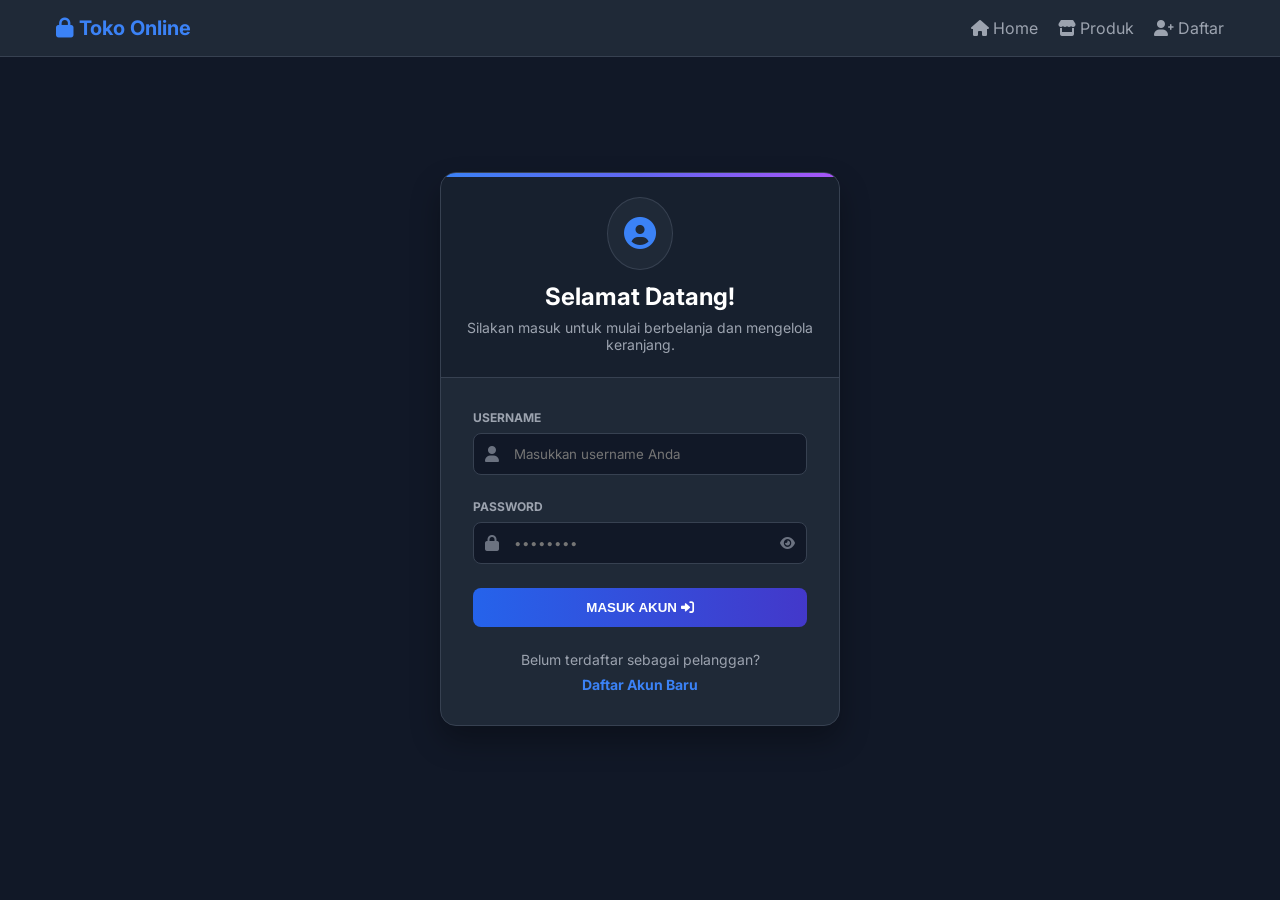
<file: templates/login.html>
<!DOCTYPE html>
<html lang="id">
<head>
    <meta charset="UTF-8">
    <meta name="viewport" content="width=device-width, initial-scale=1.0">
    <title>Gema Store - Login</title>
    <link rel="stylesheet" href="/static/css/style.css?v=999">
    <link rel="stylesheet" href="https://cdnjs.cloudflare.com/ajax/libs/font-awesome/6.0.0/css/all.min.css">
</head>
<body>
    <nav class="navbar">
        <div class="nav-container">
            <div class="brand">
                <a href="/" style="text-decoration: none; color: inherit;">
                    <i class="fas fa-lock"></i> Toko Online
                </a>
            </div>
            
            <div class="nav-links">
                <a href="/" class="nav-link"><i class="fas fa-home"></i> Home</a>
                <a href="/produk" class="nav-link text-blue"><i class="fas fa-store"></i> Produk</a>
                <a href="/register" class="nav-link btn-daftar"><i class="fas fa-user-plus"></i> Daftar</a>
            </div>
        </div>
    </nav>

    <main class="main-container">
        <div class="login-wrapper">
            <div class="login-card">
                <div class="card-gradient-line"></div>
                
                <div class="card-header">
                    <div class="icon-circle">
                        <i class="fas fa-user-circle"></i>
                    </div>
                    <h2>Selamat Datang!</h2>
                    <p>Silakan masuk untuk mulai berbelanja dan mengelola keranjang.</p>
                </div>

                <div class="card-body">
                    <form id="loginForm" action="/login" method="POST">
                        <div class="form-group">
                            <label>Username</label>
                            <div class="input-wrapper">
                                <i class="fas fa-user input-icon"></i>
                                <input type="text" name="username" id="username" placeholder="Masukkan username Anda" required>
                            </div>
                        </div>

                        <div class="form-group">
                            <label>Password</label>
                            <div class="input-wrapper">
                                <i class="fas fa-lock input-icon"></i>
                                <input type="password" name="password" id="password" placeholder="••••••••" required>
                                <button type="button" class="toggle-btn" id="btnTogglePassword">
                                    <i class="fas fa-eye" id="eyeIcon"></i>
                                </button>
                            </div>
                        </div>

                        <button type="submit" class="btn-primary">
                            Masuk Akun <i class="fas fa-sign-in-alt"></i>
                        </button>
                    </form>

                    <div class="card-footer">
                        <p>Belum terdaftar sebagai pelanggan? <br>
                            <a href="/register" class="link-register">Daftar Akun Baru</a>
                        </p>
                    </div>
                </div>
            </div>
        </div>
    </main>
    
    <script src="/static/js/login.js"></script>
</body>
</html>
</file>
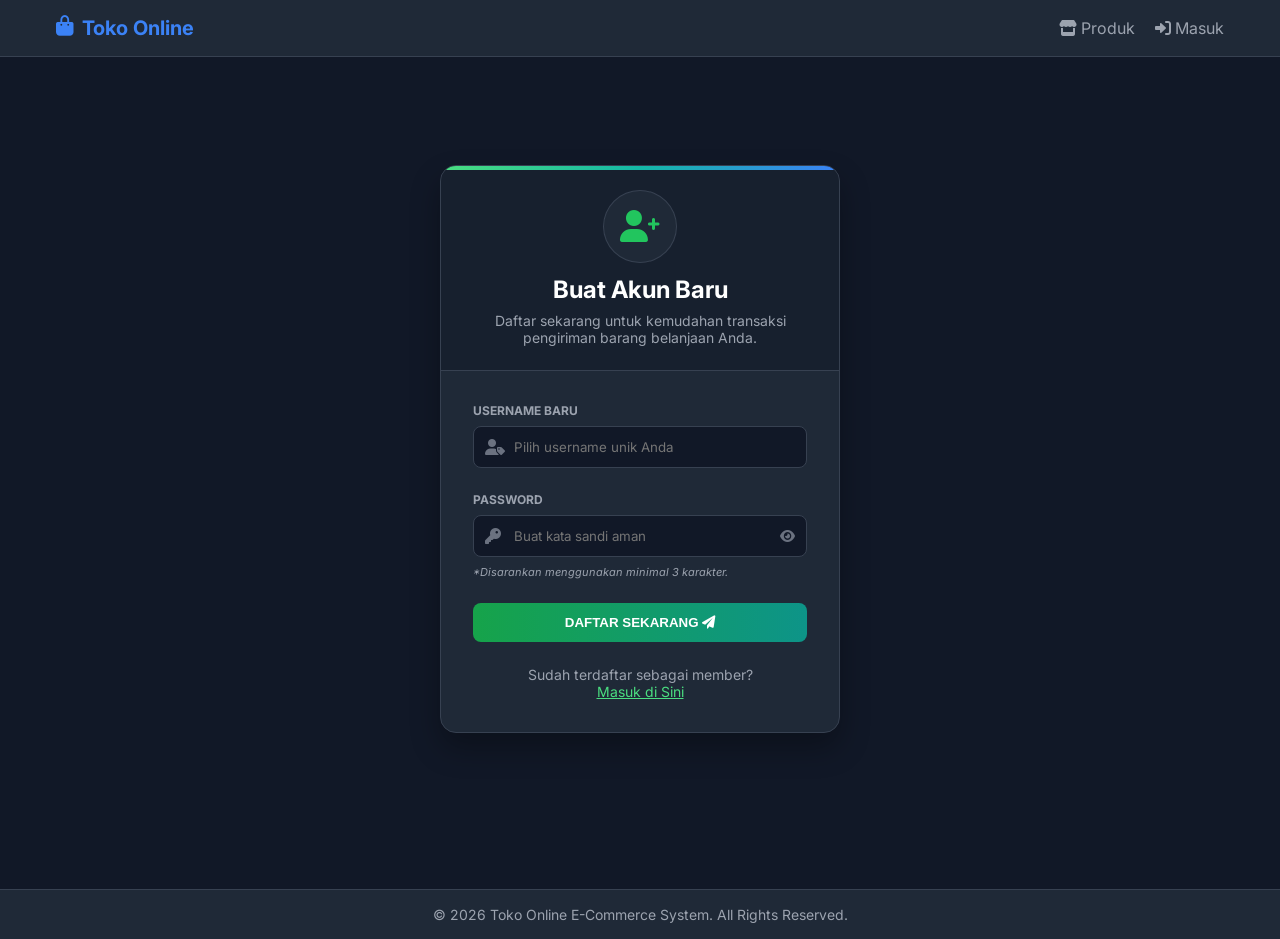
<file: templates/register.html>
<!DOCTYPE html>
<html lang="id">
<head>
    <meta charset="UTF-8">
    <meta name="viewport" content="width=device-width, initial-scale=1.0">
    <title>Gema Store - Register</title>
    <link rel="stylesheet" href="/static/css/style.css?v=999">
    <link rel="stylesheet" href="https://cdnjs.cloudflare.com/ajax/libs/font-awesome/6.0.0/css/all.min.css">
</head>
<body>
    <nav class="navbar">
        <div class="nav-container">
            <div class="brand">
                <i class="fas fa-shopping-bag"></i> Toko Online
            </div>
            <div class="nav-links">
                <a href="/produk" class="nav-link text-blue"><i class="fas fa-store"></i> Produk</a>
                <a href="/login" class="nav-link"><i class="fas fa-sign-in-alt"></i> Masuk</a>
            </div>
        </div>
    </nav>

    <main class="main-container">
        <div class="login-wrapper">
            <div class="login-card">
                
                <div class="card-gradient-line card-gradient-green"></div>

                <div class="card-header">
                    <div class="icon-circle icon-green">
                        <i class="fas fa-user-plus"></i>
                    </div>
                    <h2>Buat Akun Baru</h2>
                    <p>Daftar sekarang untuk kemudahan transaksi pengiriman barang belanjaan Anda.</p>
                </div>

                <div class="card-body">
                    <form id="registerForm" action="/register" method="POST">
                        
                        <div class="form-group">
                            <label>Username Baru</label>
                            <div class="input-wrapper">
                                <i class="fas fa-user-tag input-icon"></i>
                                <input type="text" name="username" placeholder="Pilih username unik Anda" required>
                            </div>
                        </div>

                        <div class="form-group">
                            <label>Password</label>
                            <div class="input-wrapper">
                                <i class="fas fa-key input-icon"></i>
                                <input type="password" name="password" id="passwordInput" placeholder="Buat kata sandi aman" required>
                                <button type="button" class="toggle-btn" onclick="togglePassword()" title="Lihat Password">
                                    <i class="fas fa-eye" id="eyeIcon"></i>
                                </button>
                            </div>
                            <p class="form-hint">*Disarankan menggunakan minimal 3 karakter.</p>
                        </div>

                        <button type="submit" class="btn-primary btn-green">
                            Daftar Sekarang <i class="fas fa-paper-plane"></i>
                        </button>
                    </form>

                    <div class="card-footer">
                        <p>Sudah terdaftar sebagai member? <br>
                            <a href="/login" class="login-link link-green">Masuk di Sini</a>
                        </p>
                    </div>
                </div>
            </div>
        </div>
    </main>
    
    <footer class="footer">
        &copy; 2026 Toko Online E-Commerce System. All Rights Reserved.
    </footer>

    <script src="/static/js/main.js"></script>
</body>
</html>
</file>
<file: static/css/style.css>
/* Import Font */
@import url('https://fonts.googleapis.com/css2?family=Inter:wght@400;600;700&display=swap');

/* Variabel Warna */
:root {
    --bg-main: #111827;
    --bg-card: #1f2937;
    --bg-header: rgba(17, 24, 39, 0.5);
    --bg-input: #111827;
    --border-color: #374151;
    --text-main: #ffffff;
    --text-muted: #9ca3af;
    --primary: #3b82f6;
    --secondary: #10b981;
}

* {
    box-sizing: border-box;
    margin: 0;
    padding: 0;
}

body {
    background-color: var(--bg-main);
    color: var(--text-main);
    font-family: 'Inter', sans-serif;
    min-height: 100vh;
    display: flex;
    flex-direction: column;
}

/* Navbar */
.navbar {
    background-color: var(--bg-card);
    border-bottom: 1px solid var(--border-color);
    padding: 1rem;
    position: sticky;
    top: 0;
    z-index: 50;
}

.nav-container {
    max-width: 1200px;
    margin: 0 auto;
    display: flex;
    justify-content: space-between;
    align-items: center;
    padding: 0 1rem;
}

.brand {
    font-size: 1.25rem;
    font-weight: 700;
    color: var(--primary);
    display: flex;
    gap: 0.5rem;
}

.nav-links .nav-link {
    text-decoration: none;
    color: var(--text-muted);
    margin-left: 1rem;
    transition: color 0.3s;
}

.nav-links .nav-link:hover { color: var(--primary); }
.nav-links .text-green { color: var(--secondary); }
.nav-links .text-green:hover { color: #059669; }

/* Layout Konten */
.main-container {
    flex-grow: 1;
    padding: 2rem 1rem;
}

.login-wrapper {
    display: flex;
    align-items: center;
    justify-content: center;
    min-height: 80vh;
}

/* Card Login */
.login-card {
    background-color: var(--bg-card);
    width: 100%;
    max-width: 400px;
    border-radius: 1rem;
    box-shadow: 0 10px 25px rgba(0,0,0,0.5);
    border: 1px solid var(--border-color);
    position: relative;
    overflow: hidden;
}

.card-gradient-line {
    position: absolute;
    top: 0;
    left: 0;
    width: 100%;
    height: 4px;
    background: linear-gradient(to right, #3b82f6, #6366f1, #a855f7);
}

.card-header {
    background-color: var(--bg-header);
    padding: 1.5rem;
    text-align: center;
    border-bottom: 1px solid var(--border-color);
}

.icon-circle {
    display: inline-block;
    padding: 1rem;
    background-color: var(--bg-card);
    border-radius: 50%;
    border: 1px solid var(--border-color);
    margin-bottom: 0.75rem;
    color: var(--primary);
    font-size: 2rem;
}

.card-header h2 { font-size: 1.5rem; font-weight: 700; }
.card-header p { font-size: 0.875rem; color: var(--text-muted); margin-top: 0.5rem; }

/* Form Styles */
.card-body { padding: 2rem; }
.form-group { margin-bottom: 1.5rem; }

.form-group label {
    display: block;
    font-size: 0.75rem;
    font-weight: 700;
    color: var(--text-muted);
    text-transform: uppercase;
    margin-bottom: 0.5rem;
}

.input-wrapper { position: relative; }

.input-wrapper input {
    width: 100%;
    background-color: var(--bg-input);
    color: var(--text-main);
    padding: 0.75rem 1rem 0.75rem 2.5rem;
    border-radius: 0.5rem;
    border: 1px solid var(--border-color);
    font-family: inherit;
    outline: none;
    transition: 0.3s;
}

.input-wrapper input:focus {
    border-color: var(--primary);
    box-shadow: 0 0 0 1px var(--primary);
}

.input-icon {
    position: absolute;
    top: 50%;
    left: 0.75rem;
    transform: translateY(-50%);
    color: #6b7280;
}

.toggle-btn {
    position: absolute;
    top: 50%;
    right: 0.75rem;
    transform: translateY(-50%);
    background: none;
    border: none;
    color: #6b7280;
    cursor: pointer;
}

.toggle-btn:hover { color: var(--primary); }

/* Tombol */
.btn-primary {
    width: 100%;
    background: linear-gradient(to right, #2563eb, #4338ca);
    color: white;
    font-weight: 700;
    padding: 0.75rem;
    border-radius: 0.5rem;
    border: none;
    cursor: pointer;
    text-transform: uppercase;
    transition: transform 0.2s;
}

.btn-primary:hover { transform: translateY(-2px); }

/* Footer Login */
.card-footer {
    margin-top: 1.5rem;
    text-align: center;
    font-size: 0.875rem;
    color: var(--text-muted);
}

.link-register {
    color: var(--primary);
    font-weight: 700;
    text-decoration: none;
    display: inline-block;
    margin-top: 0.5rem;
}

.link-register:hover { text-decoration: underline; }

/* =========================================
   Tambahan Style Global (Navbar, Alert, Footer) 
   ========================================= */

/* Teks Navigasi Tambahan */
.nav-greeting {
    color: var(--text-muted);
    margin-right: 1rem;
    font-size: 0.875rem;
}

.text-purple { color: #c084fc; }
.text-purple:hover { color: #a855f7; }
.text-red { color: #f87171; }
.text-red:hover { color: #ef4444; }
.logout-btn { margin-left: 0.5rem; font-size: 1.1rem; }

/* Badge Keranjang */
.cart-link {
    position: relative;
    display: inline-flex;
    align-items: center;
}

.cart-badge {
    position: absolute;
    top: -8px;
    right: -12px;
    background-color: #ef4444; /* Merah */
    color: white;
    font-size: 0.65rem;
    font-weight: bold;
    width: 18px;
    height: 18px;
    border-radius: 50%;
    display: flex;
    align-items: center;
    justify-content: center;
}

/* Alert / Notifikasi Flash Messages */
.alert {
    padding: 1rem;
    margin-bottom: 1rem;
    border-radius: 0.5rem;
    font-weight: 600;
    color: white;
    box-shadow: 0 4px 6px rgba(0,0,0,0.1);
}

.alert-success {
    background-color: #16a34a; /* Hijau Tailwind */
}

.alert-danger {
    background-color: #dc2626; /* Merah Tailwind */
}

/* Footer */
.footer {
    background-color: var(--bg-card);
    border-top: 1px solid var(--border-color);
    padding: 1rem;
    text-align: center;
    font-size: 0.875rem;
    color: var(--text-muted);
    margin-top: 3rem; /* Jarak dari konten atas */
}

/* =========================================
   Tambahan Style untuk Halaman Register 
   ========================================= */

/* Gradasi garis atas card */
.card-gradient-green {
    background: linear-gradient(to right, #4ade80, #14b8a6, #3b82f6) !important;
}

/* Warna icon */
.icon-green {
    color: #22c55e !important; 
}

/* Tombol submit hijau */
.btn-green {
    background: linear-gradient(to right, #16a34a, #0d9488) !important;
}

/* Teks link hijau */
.link-green {
    color: #4ade80 !important;
}

.link-green:hover {
    color: #86efac !important;
}

/* Teks kecil di bawah form */
.form-hint {
    font-size: 0.6875rem; /* ~11px */
    color: var(--text-muted);
    font-style: italic;
    margin-top: 0.5rem;
}

/* Styling khusus untuk teks angka total harga di keranjang */
#cart-total-price {
    color: #2ecc71;
    font-weight: bold;
}

/* --- KODE TAMBAHAN UNTUK MOBILE RESPONSIVE --- */

/* Mengatur ukuran grid produk dan navbar di HP (Maksimal layar 768px) */
@media screen and (max-width: 768px) {
    /* Navbar menyesuaikan layar */
    .navbar .nav-container {
        flex-direction: column;
        align-items: center;
        gap: 15px;
        padding: 15px;
    }

    .nav-links {
        display: flex;
        flex-wrap: wrap;
        justify-content: center;
        gap: 10px;
        width: 100%;
    }

    .nav-links a {
        font-size: 14px;
        padding: 8px 10px;
    }

    /* Grid Produk berubah menjadi 1 kolom (Memanjang ke bawah) */
    .product-grid {
        display: grid;
        grid-template-columns: 1fr; /* 1 kolom penuh */
        gap: 20px;
        padding: 10px;
    }

    /* Menyesuaikan ukuran Banner */
    .shop-banner {
        padding: 30px 15px;
    }

    .banner-title {
        font-size: 24px;
    }

    .banner-subtitle {
        font-size: 14px;
    }

    /* Menyesuaikan kartu Login di HP */
    .login-wrapper {
        padding: 20px 10px;
    }

    .login-card {
        width: 100%;
        margin: 0 auto;
        border-radius: 12px;
    }

    .card-header h2 {
        font-size: 22px;
    }
}

/* ==========================================
   PERBAIKAN TAMPILAN MOBILE (HP) - PASTI MUNCUL
   ========================================== */
@media (max-width: 768px) {
    
    /* 1. Wadah Utama Navbar */
    .nav-container {
        display: flex !important;
        flex-direction: column !important;
        align-items: center !important;
        padding: 12px 10px !important;
        width: 100% !important;
    }

    .brand {
        font-size: 1.4rem !important;
        margin-bottom: 12px !important;
        white-space: nowrap !important;
    }

    /* 2. Pembungkus Semua Link & Tombol Navigasi */
    .nav-links {
        display: flex !important;
        flex-direction: row !important;
        flex-wrap: wrap !important; /* MENGATUR AGAR BISA TURUN BARIS JIKA TIDAK MUAT */
        justify-content: center !important;
        align-items: center !important;
        gap: 8px 12px !important; /* Jarak antar menu */
        width: 100% !important;
        background: transparent !important;
        padding: 0 !important;
        margin: 0 !important;
    }

    /* 3. Atur Semua Teks Link di Navbar */
    .nav-links .nav-link, 
    .nav-links a, 
    .nav-links .nav-greeting {
        font-size: 0.85rem !important;
        margin: 0 !important;
        padding: 4px 6px !important;
        white-space: nowrap !important;
    }

    /* 4. KUNCI PERBAIKAN TOMBOL LOGIN & DAFTAR */
    /* Menetralkan aturan width: 100% dari CSS desktop agar tombol tidak merusak baris */
    .nav-links .btn-primary, 
    .nav-links .btn-green, 
    .nav-links button,
    .nav-links .btn {
        width: auto !important; /* Bikin ukuran tombol sesuai teksnya saja */
        display: inline-flex !important;
        align-items: center !important;
        justify-content: center !important;
        padding: 6px 14px !important;
        font-size: 0.85rem !important;
        margin: 0 !important;
        white-space: nowrap !important;
    }

    /* 5. Judul Banner Utama */
    h1, .hero h1, .catalog-banner h1 {
        font-size: 1.5rem !important;
        line-height: 1.3 !important;
        text-align: center !important;
    }

    /* 6. Perbaikan Gambar Produk Biar Nggak Raksasa */
    .product-grid img, 
    .product-card img,
    .product-card .img-wrapper {
        height: 180px !important; /* Batasi tinggi maksimal gambar */
        width: 100% !important;
        object-fit: cover !important; /* Biar gambar nggak gepeng walau dipotong */
    }

    /* 7. Perbaikan Tabel Keranjang Belanja */
    /* Mencegah teks seperti "SUBTOTAL" dan "AKSI" tergencet jadi satu */
    th, td {
        padding: 10px 15px !important; /* Kasih ruang bernapas ekstra di kiri-kanan */
        white-space: nowrap !important; /* Dilarang keras teksnya numpuk atau dempet */
    }

    /* Memaksa tabel punya lebar minimal agar rapi */
    table {
        min-width: 450px !important;
    }

    /* Memastikan area tabel bisa di-scroll ke samping pakai jari jika kepanjangan */
    /* Asumsi: tabelmu dibungkus dalam div (biasanya div otomatis punya sifat ini jika diset) */
    div:has(> table) {
        overflow-x: auto !important;
        -webkit-overflow-scrolling: touch;
        margin-bottom: 15px !important;
    }
}

/* =========================================
   ANIMASI HALAMAN LOGIN (FADE IN + MANTUL)
   ========================================= */

/* 1. Efek Fade-in untuk background halaman */
@keyframes fadeInPage {
    from { opacity: 0; }
    to { opacity: 1; }
}

body {
    animation: fadeInPage 0.4s ease-out forwards;
}

/* Efek yang sama persis dengan kartu produk di halaman utama */
@keyframes fadeInUpLogin {
    from {
        opacity: 0;
        transform: translateY(20px); /* Mulai dari bawah sedikit aja */
    }
    to {
        opacity: 1;
        transform: translateY(0); /* Berhenti mulus di posisi asli */
    }
}

.login-card {
    /* Menggunakan timing ease-out 0.6 detik persis seperti di halaman produk */
    animation: fadeInUpLogin 0.6s ease-out forwards;
    box-shadow: 0 15px 30px rgba(0, 0, 0, 0.3) !important; 
}

/* Efek Interaktif Tombol Masuk Akun (Tetap dipertahankan) */
.btn-primary {
    transition: all 0.2s ease-in-out !important;
}

.btn-primary:active {
    transform: scale(0.95) !important;
}
</file>
